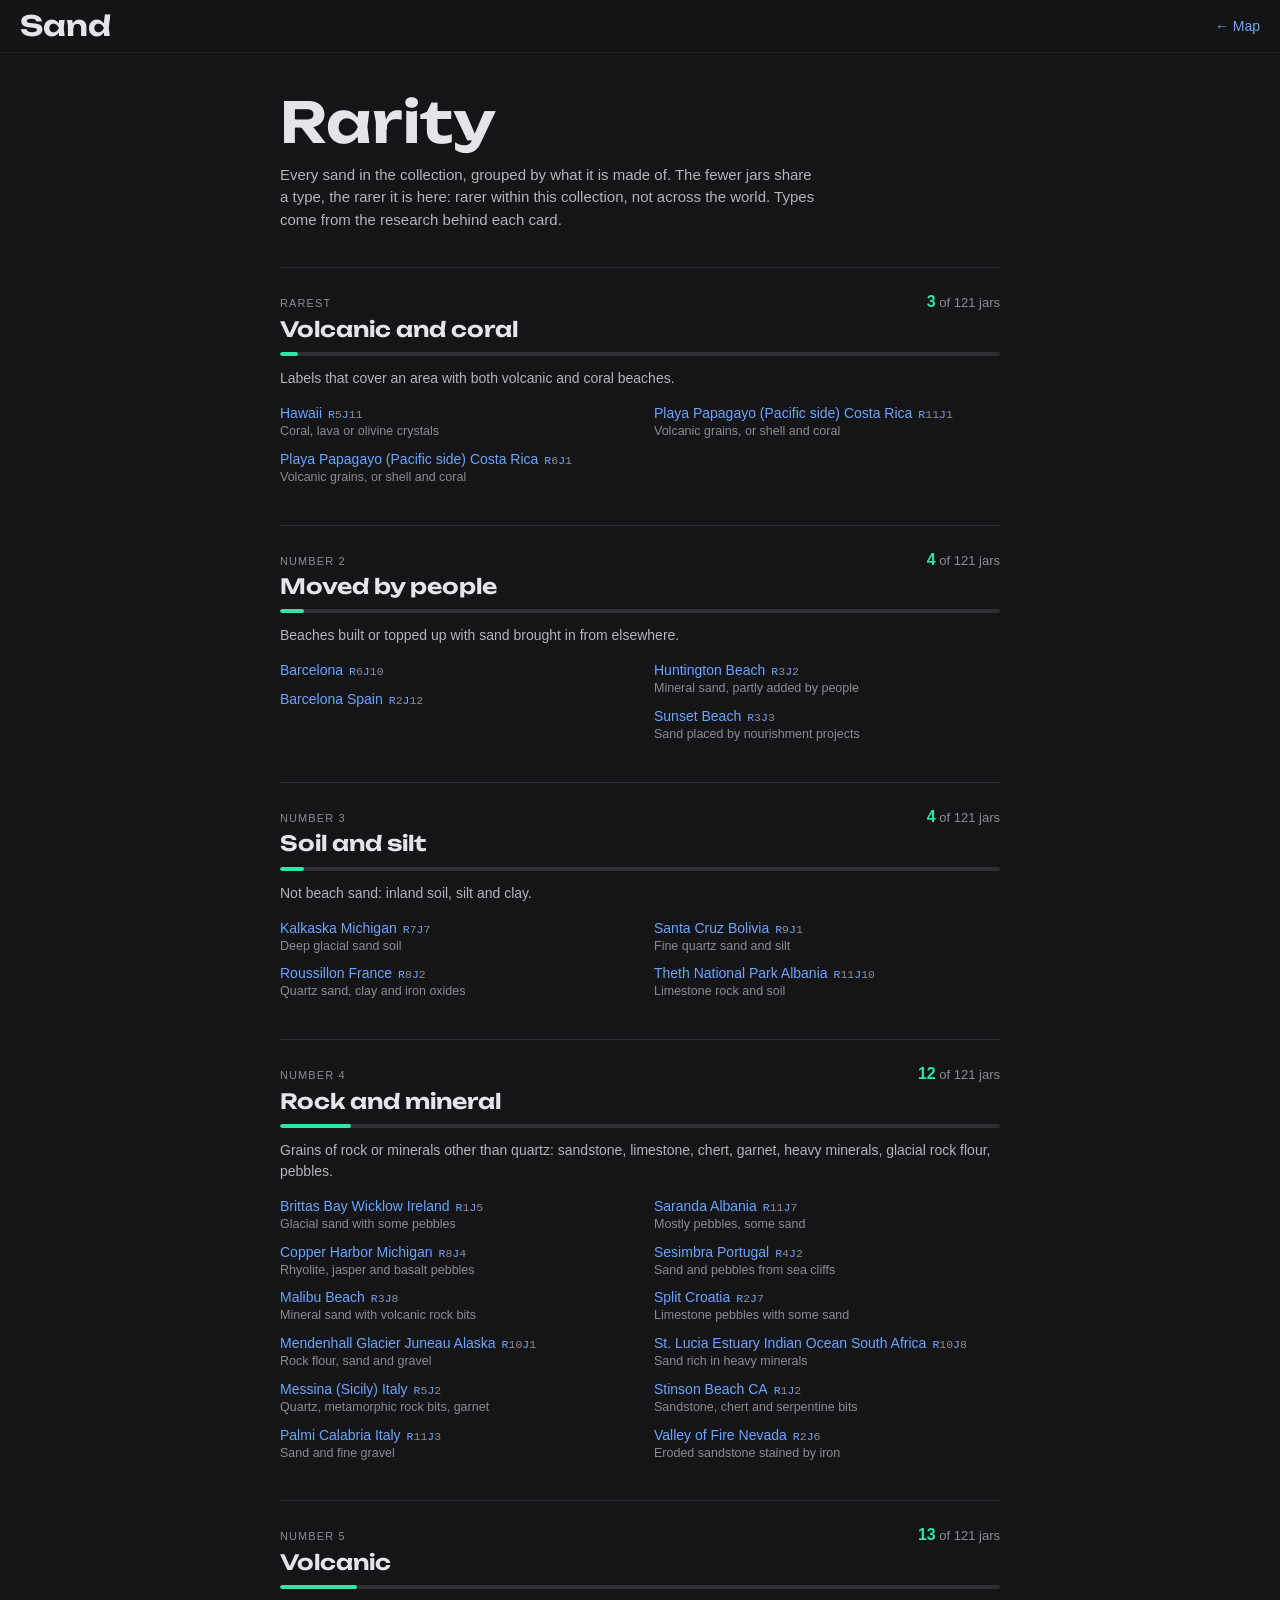
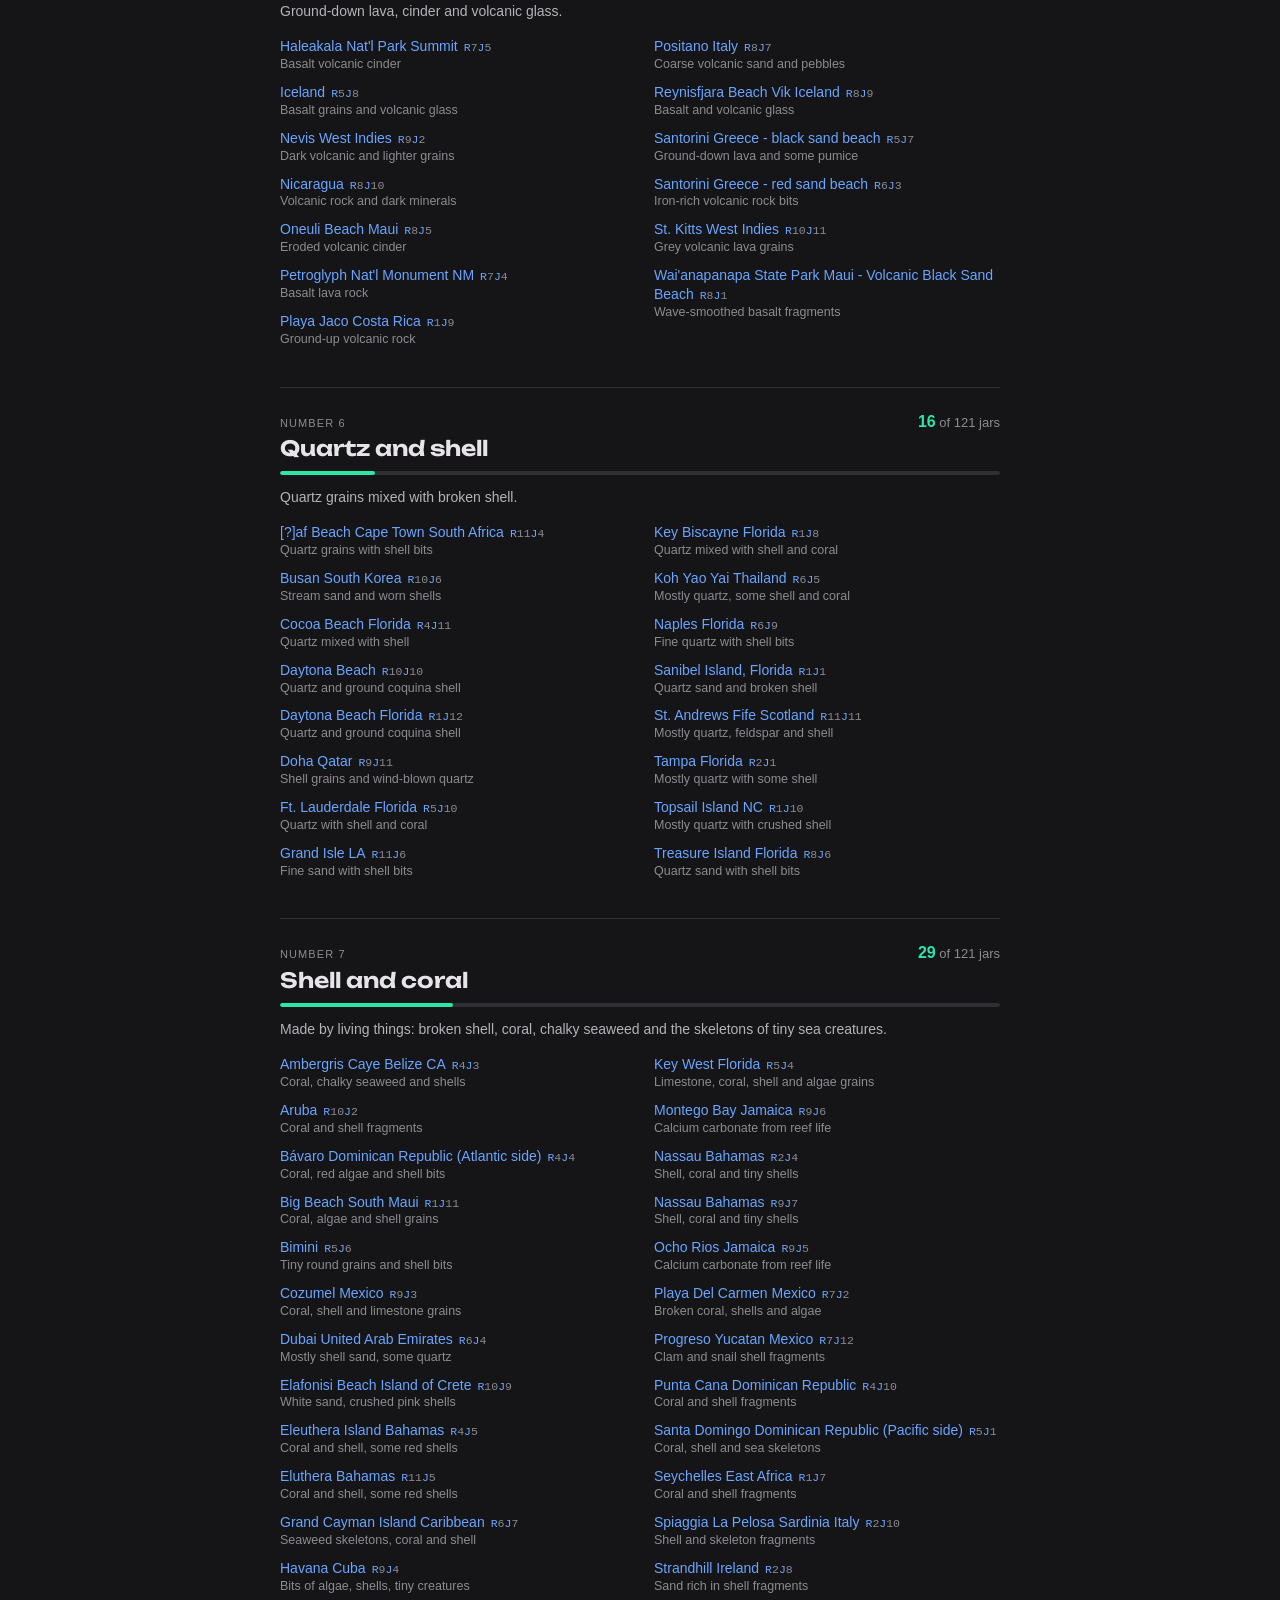
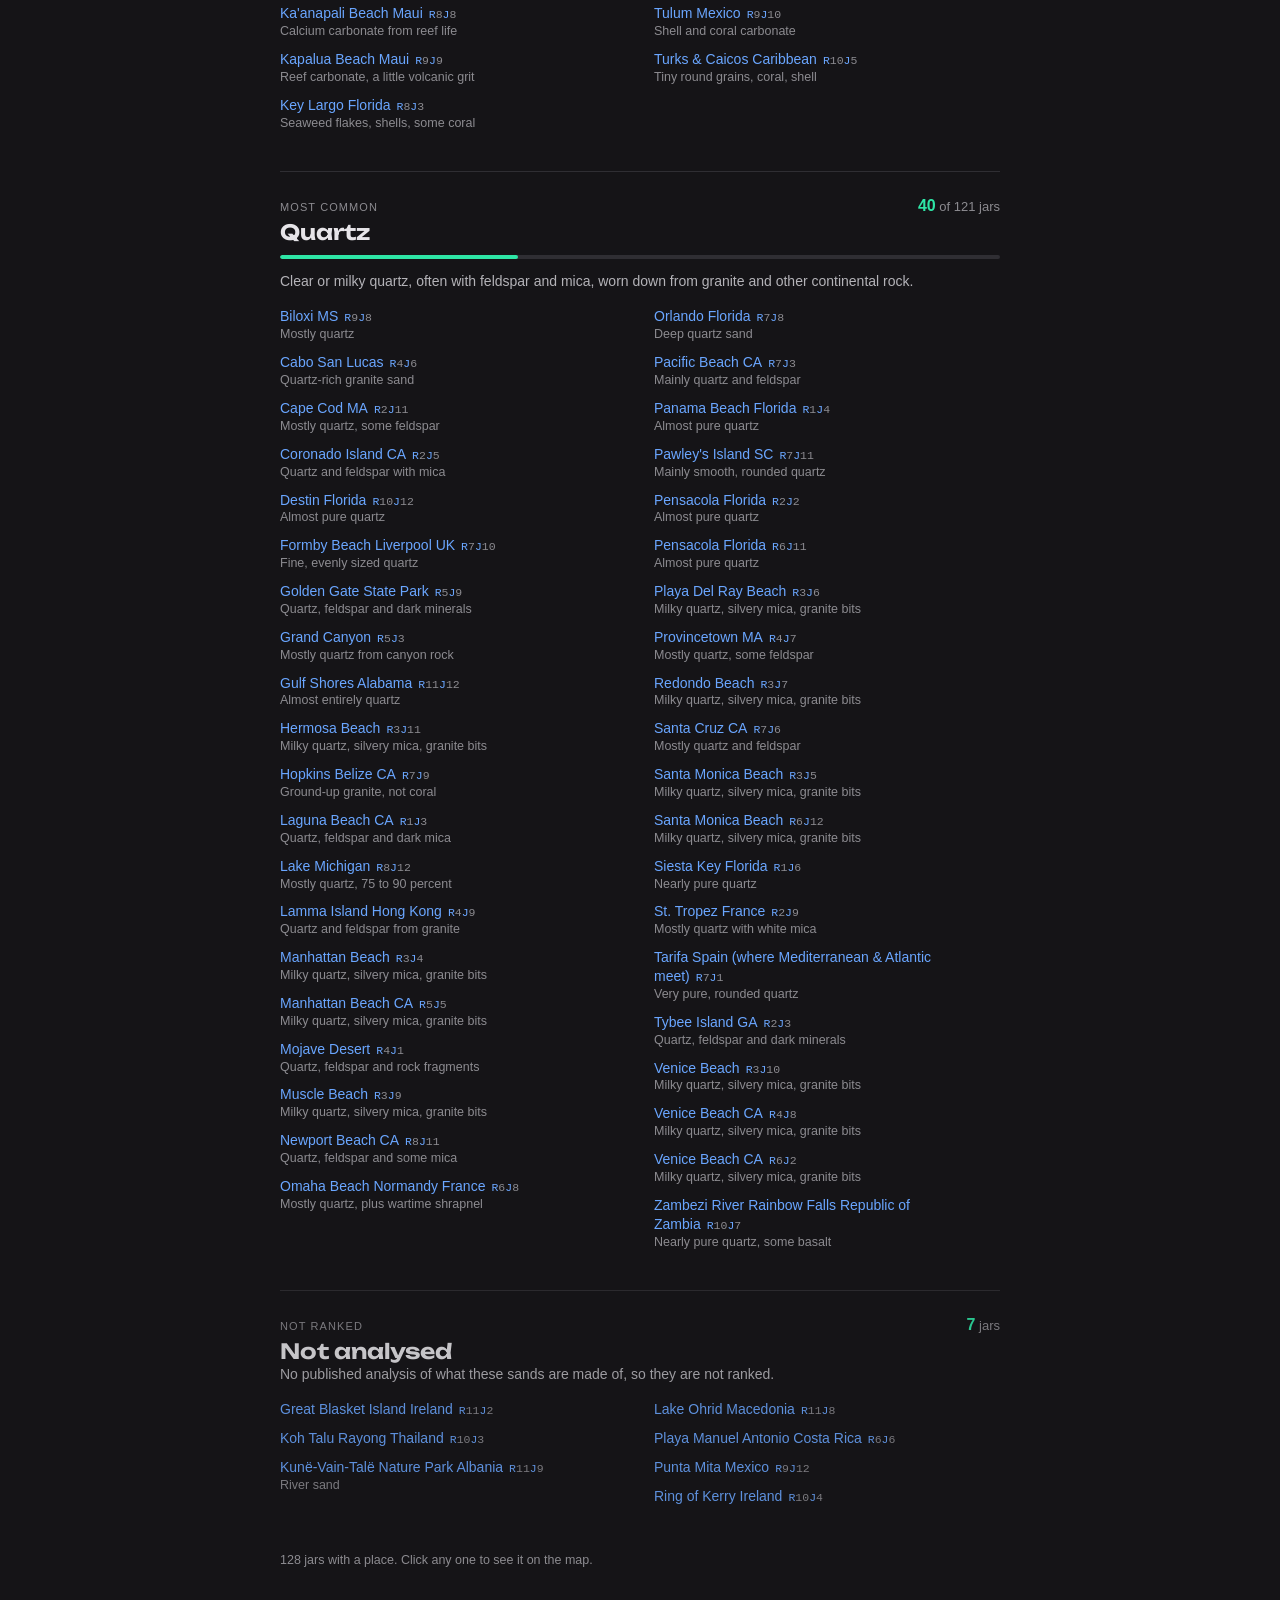
<file: sand/rarity/index.html>
<!doctype html>
<html lang="en">
<head>
<meta charset="utf-8">
<meta name="viewport" content="width=device-width, initial-scale=1, viewport-fit=cover">
<meta name="color-scheme" content="dark">
<meta name="theme-color" content="#151417">
<meta name="description" content="The sands in a collection of sand jars, sorted by what they are made of, rarest first.">
<title>Sand rarity</title>
<link rel="icon" href="../favicon.svg" type="image/svg+xml">
<style>
/* Same tokens and accents as ../style.css. Green = the collection's totals,
   blue = something you can press, amber/purple = beach/not a beach. */
@font-face { font-family: 'Unbounded'; font-weight: 200 900; font-display: swap; src: url(../vendor/fonts/unbounded-latin-wght-normal.woff2) format('woff2'); }
:root { --bg: #151417; --surface: #1D1C20; --border: #2F2E33; --text: #E6E4E8; --text-secondary: #B4B3B8; --text-muted: #8C8B90;
  --green: #2EE6A6; --blue-text: #6AA6FF; --mono: ui-monospace, "SF Mono", Menlo, Consolas, monospace; --font: -apple-system, BlinkMacSystemFont, "Segoe UI", Inter, Roboto, "Helvetica Neue", Arial, sans-serif; --mark: "Unbounded", var(--font); }
* { box-sizing: border-box; }
body { margin: 0; background: var(--bg); color: var(--text); font: 15px/1.5 var(--font); -webkit-font-smoothing: antialiased; }
a { color: var(--blue-text); text-decoration: none; }
a:hover { text-decoration: underline; }
:focus-visible { outline: 2px solid var(--blue-text); outline-offset: 2px; }
.bar { position: sticky; top: 0; z-index: 2; display: flex; align-items: center; justify-content: space-between; gap: 16px; padding: 12px 20px; padding-top: max(12px, env(safe-area-inset-top)); background: rgba(21,20,23,.85); border-bottom: 1px solid rgba(255,255,255,.06); -webkit-backdrop-filter: blur(14px); backdrop-filter: blur(14px); }
.mark { font: 625 28px/1 var(--mark); color: var(--text); }
.mark:hover { text-decoration: none; }
.back { font-size: 14px; }
main { max-width: 760px; margin: 0 auto; padding: 40px 20px 80px; }
h1 { margin: 0 0 12px; font: 625 clamp(36px, 7vw, 56px)/1.05 var(--mark); }
.lede { margin: 0 0 36px; max-width: 36em; color: var(--text-secondary); }
.type { margin: 0 0 34px; padding-top: 22px; border-top: 1px solid var(--border); }
.type-head { display: flex; justify-content: space-between; align-items: baseline; gap: 16px; }
.type h2 { margin: 0; font: 625 21px/1.25 var(--mark); }
.rank { font-size: 11px; letter-spacing: .1em; text-transform: uppercase; color: var(--text-muted); margin: 0 0 4px; }
.count { white-space: nowrap; color: var(--text-muted); font-size: 13px; font-variant-numeric: tabular-nums; }
.count b { color: var(--green); font-size: 16px; }
.share { height: 4px; margin: 10px 0 12px; background: var(--border); border-radius: 2px; overflow: hidden; }
.share span { display: block; height: 100%; background: var(--green); border-radius: 2px; }
.what { margin: 0 0 10px; color: var(--text-secondary); font-size: 14px; }
.jars { list-style: none; margin: 0; padding: 0; columns: 2; column-gap: 28px; }
.jars li { break-inside: avoid; padding: 5px 0; font-size: 14px; line-height: 1.35; }
.rj { color: var(--blue-text); font-weight: 400; }
.jars .code { font-family: var(--mono); color: var(--text-muted); font-size: 11.5px; font-variant-numeric: tabular-nums; margin-left: 6px; }
.jars .made { display: block; color: var(--text-muted); font-size: 12.5px; }
.unranked { opacity: .85; }
.foot { margin-top: 40px; font-size: 12.5px; color: var(--text-muted); }
@media (max-width: 600px) { .jars { columns: 1; } main { padding-top: 28px; } }
</style>

<!-- Visit counter. Every page on this site has these two lines; stats are at
     spiiira.goatcounter.com. It records the page address only. -->
<script data-goatcounter="https://spiiira.goatcounter.com/count" async src="https://gc.zgo.at/count.js"></script>
</head>
<body>
<header class="bar">
  <a class="mark" href="../" aria-label="Sand, back to the map">Sand</a>
  <a class="back" href="../">&larr; Map</a>
</header>
<main>
  <h1>Rarity</h1>
  <p class="lede">Every sand in the collection, grouped by what it is made of. The fewer jars share a type, the rarer it is here: rarer within this collection, not across the world. Types come from the research behind each card.</p>
  <div id="types"></div>
  <p class="foot" id="foot"></p>
</main>
<script>
(function () {
  'use strict';
  // What each type means, in general terms. Which jars belong to which type
  // is set in ../data/sand-jars.json (sand.type), the single source of truth.
  var WHAT = {
    'Quartz': 'Clear or milky quartz, often with feldspar and mica, worn down from granite and other continental rock.',
    'Quartz and shell': 'Quartz grains mixed with broken shell.',
    'Shell and coral': 'Made by living things: broken shell, coral, chalky seaweed and the skeletons of tiny sea creatures.',
    'Volcanic': 'Ground-down lava, cinder and volcanic glass.',
    'Volcanic and coral': 'Labels that cover an area with both volcanic and coral beaches.',
    'Rock and mineral': 'Grains of rock or minerals other than quartz: sandstone, limestone, chert, garnet, heavy minerals, glacial rock flour, pebbles.',
    'Soil and silt': 'Not beach sand: inland soil, silt and clay.',
    'Moved by people': 'Beaches built or topped up with sand brought in from elsewhere.',
    'Not analysed': 'No published analysis of what these sands are made of, so they are not ranked.'
  };
  function el(tag, cls, text) { var n = document.createElement(tag); if (cls) n.className = cls; if (text != null) n.textContent = text; return n; }

  fetch('../data/sand-jars.json?v=11').then(function (r) { return r.json(); }).then(function (jars) {
    var shown = jars.filter(function (j) { return j.sand && j.sand.type; });
    var groups = {};
    shown.forEach(function (j) { (groups[j.sand.type] = groups[j.sand.type] || []).push(j); });
    var ranked = Object.keys(groups).filter(function (t) { return t !== 'Not analysed'; })
      .sort(function (a, b) { return groups[a].length - groups[b].length || a.localeCompare(b); });
    var total = ranked.reduce(function (n, t) { return n + groups[t].length; }, 0);
    var order = ranked.concat(groups['Not analysed'] ? ['Not analysed'] : []);
    var box = document.getElementById('types');

    order.forEach(function (t, i) {
      var list = groups[t].sort(function (a, b) { return a.place.localeCompare(b.place); });
      var unranked = t === 'Not analysed';
      var sec = el('section', 'type' + (unranked ? ' unranked' : ''));
      var head = el('div', 'type-head');
      var left = el('div');
      left.appendChild(el('p', 'rank', unranked ? 'Not ranked' : i === 0 ? 'Rarest' : i === ranked.length - 1 ? 'Most common' : 'Number ' + (i + 1)));
      left.appendChild(el('h2', null, t));
      head.appendChild(left);
      var count = el('span', 'count');
      count.appendChild(el('b', null, String(list.length)));
      count.appendChild(document.createTextNode(unranked ? (list.length === 1 ? ' jar' : ' jars') : ' of ' + total + ' jars'));
      head.appendChild(count);
      sec.appendChild(head);
      if (!unranked) { var bar = el('div', 'share'), fill = el('span'); fill.style.width = (list.length / total * 100) + '%'; bar.appendChild(fill); sec.appendChild(bar); }
      sec.appendChild(el('p', 'what', WHAT[t] || ''));
      var ul = el('ul', 'jars');
      list.forEach(function (j) {
        var li = el('li');
        var a = el('a', null, j.place); a.href = '../#' + j.shelf_code; // opens this jar on the map
        li.appendChild(a);
        var code = el('span', 'code'); // monospace, R and J in light blue, as on the map
        j.shelf_code.split(/([RJ])/).forEach(function (part) { if (part === 'R' || part === 'J') code.appendChild(el('b', 'rj', part)); else if (part) code.appendChild(document.createTextNode(part)); });
        li.appendChild(code);
        var made = j.sand.glance && j.sand.glance.made_of;
        if (made) li.appendChild(el('span', 'made', made));
        ul.appendChild(li);
      });
      sec.appendChild(ul);
      box.appendChild(sec);
    });
    document.getElementById('foot').textContent = shown.length + ' jars with a place. Click any one to see it on the map.';
  }).catch(function () { document.getElementById('types').textContent = 'The jar list could not be loaded. Reload the page to try again.'; });
})();
</script>
</body>
</html>
</file>
